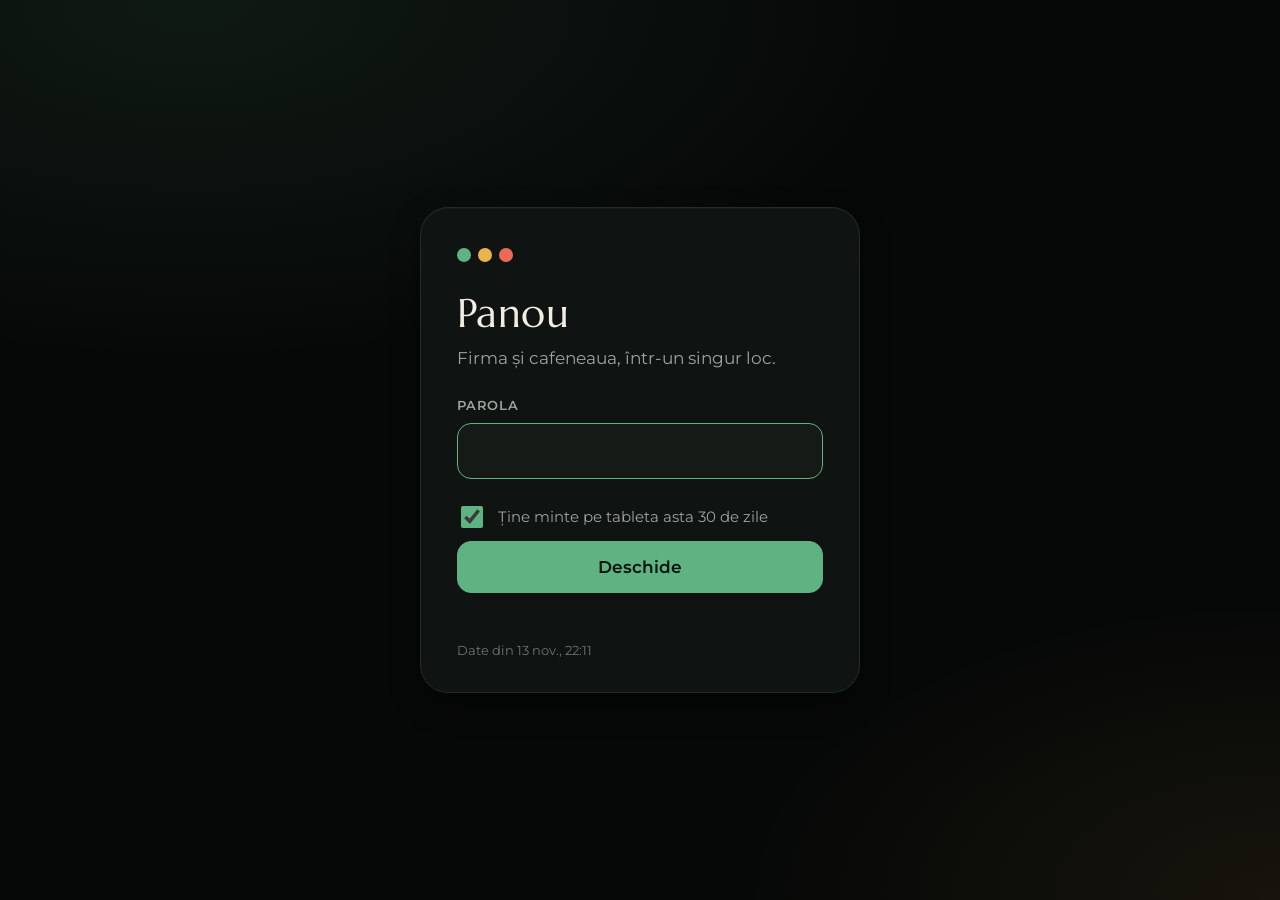
<file: index.html>
<!doctype html>
<html lang="ro" data-theme="dark">
<head>
<meta charset="utf-8">
<meta name="viewport" content="width=device-width, initial-scale=1, viewport-fit=cover">
<meta name="theme-color" content="#060807">
<meta name="robots" content="noindex, nofollow">
<title>Panou</title>
<link rel="manifest" href="manifest.webmanifest">
<link rel="icon" href="icons/icon-192.png">
<link rel="apple-touch-icon" href="icons/icon-192.png">
<link rel="preconnect" href="https://fonts.googleapis.com">
<link rel="preconnect" href="https://fonts.gstatic.com" crossorigin>
<link rel="stylesheet" href="https://fonts.googleapis.com/css2?family=Marcellus&family=Montserrat:wght@400;500;600;700&display=swap">
<link rel="stylesheet" href="app.css">
</head>
<body>
<div id="app"></div>
<noscript>Panoul are nevoie de JavaScript.</noscript>
<script type="module" src="app.js"></script>
</body>
</html>
</file>
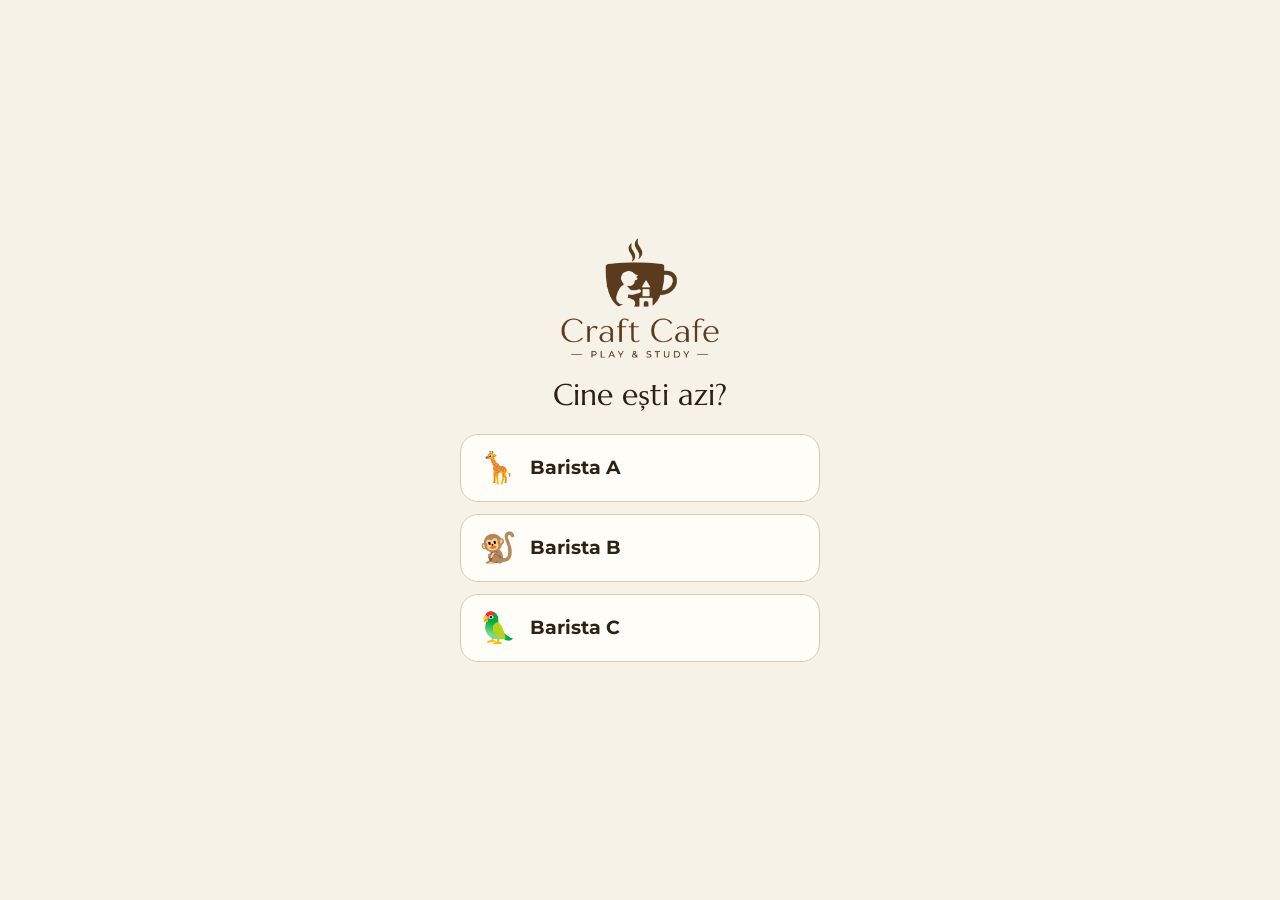
<file: tura/index.html>
<!doctype html>
<html lang="ro">
<head>
<meta charset="utf-8">
<meta name="viewport" content="width=device-width, initial-scale=1, viewport-fit=cover">
<meta name="theme-color" content="#F7F2E7">
<meta name="robots" content="noindex, nofollow">
<title>Tura · Craft Cafe</title>
<link rel="manifest" href="manifest.webmanifest">
<link rel="icon" href="icons/icon-192.png">
<link rel="apple-touch-icon" href="icons/icon-192.png">
<link rel="preconnect" href="https://fonts.googleapis.com">
<link rel="preconnect" href="https://fonts.gstatic.com" crossorigin>
<link rel="stylesheet" href="https://fonts.googleapis.com/css2?family=Marcellus&family=Montserrat:wght@400;600;700;800&display=swap">
<link rel="stylesheet" href="tura.css">
</head>
<body>
<div id="app"></div>
<script src="tura.js"></script>
</body>
</html>
</file>
<file: app.css>
/* Panou · tableta (orizontal 1480x924, vertical 924x1480) */
:root{
  --bg:#060807; --surface:#0F1311; --surface2:#151A17; --raise:#1B211D; --line:#232B26; --line2:#2E3832;
  --ink:#F2EDE2; --muted:#9BA59D; --faint:#6C766F;
  --green:#5FB383; --green-bg:rgba(95,179,131,.12); --yellow:#E9B44A; --yellow-bg:rgba(233,180,74,.12);
  --red:#EC6A55; --red-bg:rgba(236,106,85,.13); --gray:#87918A; --gray-bg:rgba(135,145,138,.12);
  --blue:#7FB6D9; --accent:#E9B44A; --jungle:#2F6B47;
  --display:'Marcellus',Georgia,serif; --body:'Montserrat','Segoe UI',system-ui,sans-serif;
  --r:18px; --r-sm:12px; --shadow:0 1px 0 rgba(255,255,255,.03) inset, 0 12px 30px rgba(0,0,0,.35);
  color-scheme:dark;
}
:root[data-theme="light"]{
  --bg:#F5EFE3; --surface:#FFFDF8; --surface2:#FBF6EC; --raise:#FFFFFF; --line:#E6DCC8; --line2:#D8CBB2;
  --ink:#2B2117; --muted:#6E5D4A; --faint:#9A8A72;
  --green:#2F6B47; --green-bg:rgba(47,107,71,.10); --yellow:#B07A0E; --yellow-bg:rgba(233,168,43,.16);
  --red:#B5402A; --red-bg:rgba(181,80,42,.11); --gray:#7A6E5E; --gray-bg:rgba(122,110,94,.10);
  --blue:#2E6E96; --accent:#B07A0E;
  --shadow:0 1px 2px rgba(60,40,10,.06), 0 10px 24px rgba(60,40,10,.07);
  color-scheme:light;
}
*{box-sizing:border-box}
html,body{margin:0;height:100%;background:var(--bg);color:var(--ink);font-family:var(--body);font-size:17px;line-height:1.45;-webkit-font-smoothing:antialiased;-webkit-tap-highlight-color:transparent}
button,input,select,textarea{font:inherit;color:inherit}
button{cursor:pointer}
.num{font-variant-numeric:tabular-nums}
.sr{position:absolute;width:1px;height:1px;overflow:hidden;clip:rect(0 0 0 0)}

/* ---------- lock */
.lock{min-height:100dvh;display:grid;place-items:center;padding:24px;
  background:radial-gradient(1200px 600px at 15% 0%,rgba(95,179,131,.10),transparent 60%),radial-gradient(900px 500px at 100% 100%,rgba(233,180,74,.07),transparent 60%),var(--bg)}
.lock-card{width:min(440px,100%);background:var(--surface);border:1px solid var(--line);border-radius:28px;padding:40px 36px 32px;box-shadow:var(--shadow)}
.mark{display:flex;gap:7px;align-items:center}
.mark i{width:14px;height:14px;border-radius:50%;display:block}
.mark i:nth-child(1){background:var(--green)} .mark i:nth-child(2){background:var(--yellow)} .mark i:nth-child(3){background:var(--red)}
.lock h1{font-family:var(--display);font-weight:400;font-size:40px;margin:22px 0 4px;letter-spacing:.01em}
.lock p{margin:0 0 26px;color:var(--muted)}
.field{display:block;margin-bottom:14px}
.field span{display:block;font-size:13px;font-weight:600;letter-spacing:.06em;text-transform:uppercase;color:var(--muted);margin-bottom:8px}
.input{width:100%;min-height:56px;padding:0 18px;border-radius:14px;border:1px solid var(--line2);background:var(--surface2);font-size:19px;outline:none;transition:border-color .15s}
.input:focus{border-color:var(--green)}
.check{display:flex;gap:12px;align-items:center;min-height:48px;color:var(--muted);font-size:15px}
.check input{width:22px;height:22px;accent-color:var(--green)}
.btn{min-height:52px;padding:0 22px;border-radius:14px;border:1px solid var(--line2);background:var(--raise);font-weight:600;display:inline-flex;align-items:center;justify-content:center;gap:10px;transition:transform .12s,background .15s,border-color .15s}
.btn:active{transform:scale(.98)}
.btn.primary{background:var(--green);border-color:var(--green);color:#06120B}
:root[data-theme="light"] .btn.primary{color:#fff}
.btn.ghost{background:transparent}
.btn.full{width:100%}
.btn[disabled]{opacity:.5;cursor:default}
.err{color:var(--red);font-size:15px;min-height:22px;margin:10px 0 0}
.lock .meta{margin-top:22px;font-size:13px;color:var(--faint);display:flex;justify-content:space-between;gap:12px}

/* ---------- shell */
.shell{display:grid;grid-template-columns:96px 1fr;min-height:100dvh}
.rail{position:sticky;top:0;height:100dvh;display:flex;flex-direction:column;align-items:center;gap:6px;padding:22px 10px;border-right:1px solid var(--line);background:var(--surface)}
.rail .mark{margin-bottom:18px}
.rail .mark i{width:10px;height:10px}
.nav{width:76px;min-height:68px;border-radius:16px;border:0;background:transparent;color:var(--muted);display:flex;flex-direction:column;align-items:center;justify-content:center;gap:5px;font-size:12px;font-weight:600;position:relative;transition:background .15s,color .15s}
.nav svg{width:26px;height:26px}
.nav.on{background:var(--raise);color:var(--ink)}
.nav.on::before{content:"";position:absolute;left:-10px;top:18px;bottom:18px;width:3px;border-radius:3px;background:var(--green)}
.nav .dot{position:absolute;top:10px;right:16px;width:9px;height:9px;border-radius:50%;border:2px solid var(--surface)}
.rail .spacer{flex:1}
main{padding:30px 36px 60px;min-width:0}
.screen{animation:fade .22s ease-out}
@keyframes fade{from{opacity:0;transform:translateY(6px)}to{opacity:1;transform:none}}
@media (prefers-reduced-motion:reduce){.screen{animation:none}*{transition:none!important}}

/* ---------- header */
.eyebrow{font-size:13px;font-weight:700;letter-spacing:.14em;text-transform:uppercase;color:var(--muted)}
.verdict{font-family:var(--display);font-weight:400;font-size:clamp(34px,3.4vw,50px);line-height:1.08;margin:8px 0 14px;text-wrap:balance}
.verdict em{font-style:normal;color:var(--yellow)}
.verdict em.r{color:var(--red)} .verdict em.g{color:var(--green)}
.srcs{display:flex;flex-wrap:wrap;gap:8px;align-items:center;color:var(--muted);font-size:14px}
.chip{display:inline-flex;align-items:center;gap:8px;min-height:34px;padding:0 13px;border-radius:999px;border:1px solid var(--line);background:var(--surface);font-size:13.5px;color:var(--muted);white-space:nowrap}
button.chip{cursor:pointer}
.chip i{width:8px;height:8px;border-radius:50%;background:var(--gray)}
.chip.ok i{background:var(--green)} .chip.vechi i{background:var(--yellow)} .chip.indisponibil i,.chip.neconfigurat i{background:var(--gray)}
h2.sec{font-family:var(--display);font-weight:400;font-size:28px;margin:36px 0 14px;display:flex;align-items:baseline;gap:14px}
h2.sec small{font-family:var(--body);font-size:14px;color:var(--muted)}
.page-h{display:flex;align-items:flex-end;justify-content:space-between;gap:20px;flex-wrap:wrap}
.page-h h1{font-family:var(--display);font-weight:400;font-size:44px;margin:6px 0 0}

/* ---------- lights */
.lights{display:grid;grid-template-columns:repeat(3,1fr);gap:18px;margin-top:26px}
.light{position:relative;text-align:left;border:1px solid var(--line);border-radius:var(--r);background:var(--surface);padding:22px 22px 20px;box-shadow:var(--shadow);overflow:hidden;display:flex;flex-direction:column;gap:14px;min-height:220px;transition:transform .15s,border-color .15s}
.light:active{transform:scale(.99)}
.light::after{content:"";position:absolute;inset:0 0 auto 0;height:3px;background:var(--c)}
.light .glow{position:absolute;right:-60px;top:-60px;width:200px;height:200px;border-radius:50%;background:var(--c);opacity:.08;filter:blur(20px)}
.light h3{margin:0;font-family:var(--display);font-weight:400;font-size:30px}
.lv{display:inline-flex;align-items:center;gap:9px;font-size:13px;font-weight:700;letter-spacing:.08em;text-transform:uppercase;color:var(--c)}
.lv i{width:12px;height:12px;border-radius:50%;background:var(--c);box-shadow:0 0 0 5px color-mix(in srgb,var(--c) 18%,transparent)}
.kpis{display:grid;grid-template-columns:1fr 1fr;gap:14px;margin-top:auto}
.kpi .l{font-size:12.5px;color:var(--muted);font-weight:600;line-height:1.25}
.kpi .v{font-size:27px;font-weight:700;letter-spacing:-.01em;margin-top:4px;line-height:1.1}
.kpi .v small{font-size:14px;font-weight:600;color:var(--muted);margin-left:4px}
.kpi .v.t{font-size:19px}
.kpi .n{font-size:12.5px;color:var(--faint);margin-top:3px}
.c-rosu{--c:var(--red)} .c-galben{--c:var(--yellow)} .c-verde{--c:var(--green)} .c-gri{--c:var(--gray)} .c-asteapta{--c:var(--blue)} .c-info{--c:var(--blue)}

/* ---------- layout */
.cols{display:grid;grid-template-columns:minmax(0,1.75fr) minmax(0,1fr);gap:26px;align-items:start}
.stack{display:flex;flex-direction:column;gap:14px}
.card{border:1px solid var(--line);border-radius:var(--r);background:var(--surface);padding:20px 22px;box-shadow:var(--shadow)}
.card h4{margin:0 0 12px;font-size:13px;font-weight:700;letter-spacing:.1em;text-transform:uppercase;color:var(--muted)}
.grid2{display:grid;grid-template-columns:repeat(2,minmax(0,1fr));gap:16px}
.grid3{display:grid;grid-template-columns:repeat(3,minmax(0,1fr));gap:16px}

/* ---------- actions */
.act{position:relative;border:1px solid var(--line);border-radius:var(--r);background:var(--surface);padding:20px 22px 18px 26px;box-shadow:var(--shadow);overflow:hidden}
.act::before{content:"";position:absolute;left:0;top:0;bottom:0;width:5px;background:var(--c)}
.act .top{display:flex;align-items:center;gap:10px;flex-wrap:wrap}
.tag{display:inline-flex;align-items:center;gap:7px;height:26px;padding:0 10px;border-radius:8px;font-size:12px;font-weight:700;letter-spacing:.06em;text-transform:uppercase;background:color-mix(in srgb,var(--c) 14%,transparent);color:var(--c)}
.tag.area{--c:var(--muted);background:var(--surface2)}
.act h3{margin:10px 0 6px;font-size:21px;font-weight:700;line-height:1.25}
.act .why{color:var(--muted);margin:0}
.act .step{margin:14px 0 0;padding:12px 14px;border-radius:12px;background:var(--surface2);border:1px dashed var(--line2);font-size:16px}
.act .step b{display:block;font-size:12px;letter-spacing:.1em;text-transform:uppercase;color:var(--c);margin-bottom:3px}
.act .bottom{display:flex;align-items:flex-end;justify-content:space-between;gap:16px;margin-top:14px;flex-wrap:wrap}
.act .amt{font-size:28px;font-weight:700;line-height:1}
.act .amt small{font-size:14px;color:var(--muted);font-weight:600;margin-left:4px}
.act .due{font-size:14px;color:var(--muted);margin-top:6px}
.act .due.late{color:var(--red);font-weight:600}
.act .src{font-size:12.5px;color:var(--faint);margin-top:10px}
.act .btns{display:flex;gap:10px}
.act .btns .btn{min-height:48px}
.act.done{opacity:.72}
.empty{border:1px dashed var(--line2);border-radius:var(--r);padding:28px;text-align:center;color:var(--muted)}
.empty b{display:block;color:var(--ink);font-size:20px;margin-bottom:4px}

/* ---------- lists */
.rows{display:flex;flex-direction:column}
.row{display:flex;align-items:center;gap:14px;padding:13px 0;border-bottom:1px solid var(--line);min-height:56px}
.row:last-child{border-bottom:0}
.row .grow{flex:1;min-width:0}
.row .t{font-weight:600}
.row .s{font-size:14px;color:var(--muted)}
.row .r{text-align:right;font-weight:700}
.datebox{width:58px;flex:0 0 58px;text-align:center;border-radius:12px;background:var(--surface2);padding:6px 0;line-height:1.05}
.datebox b{display:block;font-size:22px}
.datebox span{font-size:11.5px;text-transform:uppercase;letter-spacing:.08em;color:var(--muted);font-weight:700}
.dot{width:11px;height:11px;border-radius:50%;background:var(--c);flex:0 0 11px}
.badge{font-size:11.5px;font-weight:700;letter-spacing:.06em;text-transform:uppercase;padding:3px 8px;border-radius:7px;background:var(--surface2);color:var(--muted)}
.shift{display:flex;align-items:center;gap:14px;padding:12px 0;border-bottom:1px solid var(--line)}
.shift:last-child{border-bottom:0}
.av{width:44px;height:44px;border-radius:50%;display:grid;place-items:center;font-size:22px;background:var(--surface2);flex:0 0 44px}

/* ---------- bani */
.acct .bal{font-size:32px;font-weight:700;margin:8px 0 2px;line-height:1.1}
.acct .bal small{font-size:15px;color:var(--muted);margin-left:5px}
.age{display:inline-flex;gap:6px;align-items:center;font-size:13px;color:var(--c);font-weight:600}

/* ---------- chart */
.chart{width:100%;height:auto;display:block}
.chart text{fill:var(--muted);font-size:12px;font-family:var(--body)}

/* ---------- forms */
.form{display:grid;grid-template-columns:repeat(2,minmax(0,1fr));gap:12px 16px}
.form .wide{grid-column:1/-1}
.form label span{display:block;font-size:12.5px;font-weight:700;letter-spacing:.06em;text-transform:uppercase;color:var(--muted);margin:0 0 6px}
.form .input,.form select,.form textarea{width:100%;min-height:52px;border-radius:12px;border:1px solid var(--line2);background:var(--surface2);padding:0 14px;font-size:17px;outline:none}
.form textarea{padding:12px 14px;min-height:84px;resize:vertical}
.note{border-radius:14px;padding:14px 16px;background:var(--surface2);border:1px solid var(--line);color:var(--muted);font-size:15px}
.note b{color:var(--ink)}
.setup{border:1px solid color-mix(in srgb,var(--yellow) 40%,var(--line));background:var(--yellow-bg);border-radius:var(--r);padding:20px 22px}
.setup h3{margin:0 0 6px;font-size:20px}
.setup p{margin:0;color:var(--muted)}
.toast{position:fixed;left:50%;bottom:28px;transform:translateX(-50%);background:var(--raise);border:1px solid var(--line2);border-radius:14px;padding:14px 20px;box-shadow:var(--shadow);z-index:20;font-weight:600}
.stale{display:flex;gap:12px;align-items:center;border-radius:14px;padding:12px 16px;margin-bottom:18px;background:var(--yellow-bg);color:var(--ink);border:1px solid color-mix(in srgb,var(--yellow) 35%,transparent);font-size:15px}
.pop{position:fixed;inset:0;background:rgba(0,0,0,.45);display:grid;place-items:center;z-index:30;padding:24px}
.pop .card{max-width:560px;width:100%}

/* ---------- vertical tablet / narrow */
@media (max-width:1100px){
  .cols{grid-template-columns:1fr}
  .lights{grid-template-columns:1fr}
  .light{min-height:0}
  .grid3{grid-template-columns:repeat(2,minmax(0,1fr))}
}
@media (max-width:700px){
  .shell{grid-template-columns:1fr}
  .rail{position:fixed;bottom:0;top:auto;height:auto;width:100%;flex-direction:row;justify-content:space-around;padding:6px;border-right:0;border-top:1px solid var(--line);z-index:10}
  .rail .mark,.rail .spacer{display:none}
  .nav{width:auto;flex:1;min-height:60px}
  .nav.on::before{display:none}
  main{padding:22px 16px 100px}
  .grid2,.grid3,.form{grid-template-columns:1fr}
}
</file>
<file: tura/tura.css>
/* Tura · Craft Cafe Play & Study (telefon) */
:root{
  --bg:#F7F2E7; --card:#FFFDF8; --ink:#2B2117; --muted:#6E5D4A; --faint:#A08F76; --line:#E6DCC8; --line2:#D9CCB3;
  --jungle:#2F6B47; --jungle-d:#24563A; --jungle-soft:#E2EEE4; --sun:#E9A82B; --sun-soft:#FCEFD2; --clay:#B5502A; --clay-soft:#F6E0D6; --brown:#5A3B1E;
  --display:'Marcellus',Georgia,serif; --body:'Montserrat','Segoe UI',system-ui,sans-serif;
  color-scheme:light;
}
*{box-sizing:border-box}
html,body{margin:0;background:var(--bg);color:var(--ink);font-family:var(--body);font-size:16px;line-height:1.4;-webkit-tap-highlight-color:transparent;-webkit-font-smoothing:antialiased}
button,input,select,textarea{font:inherit;color:inherit}
button{cursor:pointer}
.num{font-variant-numeric:tabular-nums}
.wrap{max-width:560px;margin:0 auto;padding:16px 16px 110px}
.logo{display:block;height:58px;width:auto}
.top{display:flex;align-items:center;gap:14px;padding:6px 0 14px}
.top .t{flex:1;min-width:0}
.top h1{font-family:var(--display);font-weight:400;font-size:27px;margin:0;line-height:1.1}
.pill{display:inline-flex;align-items:center;gap:7px;padding:5px 11px;border-radius:999px;background:var(--jungle-soft);color:var(--jungle-d);font-size:13px;font-weight:700;margin-top:6px}
.ring{width:62px;height:62px;flex:0 0 62px;position:relative}
.ring svg{transform:rotate(-90deg)}
.ring b{position:absolute;inset:0;display:grid;place-items:center;font-size:14px;font-weight:800;color:var(--jungle-d)}
.demo{background:var(--sun-soft);border:1px solid #EAD3A0;border-radius:14px;padding:10px 14px;font-size:14px;margin-bottom:14px;color:var(--brown)}
.card{background:var(--card);border:1px solid var(--line);border-radius:18px;margin-bottom:14px;overflow:hidden}
.card>h2{margin:0;display:flex;align-items:center;gap:10px;background:var(--jungle);color:#fff;padding:12px 16px;font-size:17px;font-weight:700}
.card>h2 .e{font-size:20px}
.card>h2 small{margin-left:auto;font-weight:600;font-size:12.5px;opacity:.9}
.card .sub{padding:8px 16px 0;font-size:12.5px;color:var(--muted)}
.grp{padding:6px 16px 4px}
.grp h3{margin:10px 0 2px;font-size:12px;letter-spacing:.1em;text-transform:uppercase;color:var(--jungle)}
.item{display:flex;gap:14px;align-items:flex-start;width:100%;text-align:left;background:none;border:0;border-bottom:1px dotted #EADFCB;padding:13px 0;min-height:56px}
.item:last-child{border-bottom:0}
.box{flex:0 0 30px;height:30px;border-radius:9px;border:2px solid var(--brown);display:grid;place-items:center;background:#fff;transition:background .15s,border-color .15s,transform .12s}
.item.on .box{background:var(--jungle);border-color:var(--jungle);transform:scale(1.05)}
.box svg{opacity:0;transition:opacity .15s}
.item.on .box svg{opacity:1}
.item .txt{flex:1;padding-top:3px}
.item.on .txt{color:var(--muted)}
.item .who{display:block;font-size:12px;color:var(--faint);margin-top:2px}
.rounds{padding:8px 16px 14px}
.rrow{padding:10px 0;border-bottom:1px dotted #EADFCB}
.rrow:last-child{border-bottom:0}
.rrow .l{font-size:14.5px;margin-bottom:8px}
.hours{display:flex;gap:8px;flex-wrap:wrap}
.hour{min-width:64px;min-height:44px;border-radius:12px;border:1.5px solid var(--line2);background:#fff;font-weight:700;font-size:14px}
.hour.on{background:var(--jungle);color:#fff;border-color:var(--jungle)}
.rules{padding:4px 16px 14px;font-size:13px;color:var(--muted)}
.btn{min-height:54px;padding:0 20px;border-radius:15px;border:1.5px solid var(--line2);background:var(--card);font-weight:700;font-size:16px;display:inline-flex;align-items:center;justify-content:center;gap:8px}
.btn.primary{background:var(--jungle);border-color:var(--jungle);color:#fff}
.btn.full{width:100%}
.btn[disabled]{opacity:.5}
.tabs{position:fixed;left:0;right:0;bottom:0;background:var(--card);border-top:1px solid var(--line);display:flex;justify-content:center;padding:6px 8px calc(6px + env(safe-area-inset-bottom));z-index:5}
.tabs .in{display:flex;max-width:560px;width:100%}
.tab{flex:1;border:0;background:none;min-height:58px;border-radius:14px;display:flex;flex-direction:column;align-items:center;justify-content:center;gap:3px;font-size:12px;font-weight:700;color:var(--muted);position:relative}
.tab .e{font-size:22px;filter:grayscale(1);opacity:.7}
.tab.on{color:var(--jungle-d);background:var(--jungle-soft)}
.tab.on .e{filter:none;opacity:1}
.tab .n{position:absolute;top:6px;right:calc(50% - 26px);background:var(--clay);color:#fff;border-radius:999px;font-size:11px;min-width:19px;height:19px;display:grid;place-items:center;padding:0 5px}
/* login */
.login{min-height:100dvh;display:flex;flex-direction:column;align-items:center;justify-content:center;padding:24px;text-align:center}
.login .logo{height:120px;margin-bottom:10px}
.login h1{font-family:var(--display);font-weight:400;font-size:30px;margin:6px 0 18px}
.names{display:grid;gap:12px;width:min(360px,100%)}
.name{min-height:68px;border-radius:18px;border:1.5px solid var(--line2);background:var(--card);font-size:19px;font-weight:700;display:flex;align-items:center;gap:14px;padding:0 18px}
.name .e{font-size:30px}
.pinrow{display:flex;gap:12px;justify-content:center;margin:8px 0 18px}
.pinrow i{width:18px;height:18px;border-radius:50%;border:2px solid var(--brown)}
.pinrow i.f{background:var(--brown)}
.pad{display:grid;grid-template-columns:repeat(3,84px);gap:12px;justify-content:center}
.pad button{height:72px;border-radius:50%;border:1.5px solid var(--line2);background:var(--card);font-size:26px;font-weight:600}
.pad button.ghost{border:0;background:none;font-size:15px}
.err{color:var(--clay);min-height:22px;font-weight:600;margin-top:12px}
/* raport */
.f{padding:8px 16px 14px}
.fr{display:flex;align-items:center;gap:12px;padding:10px 0;border-bottom:1px dotted #EADFCB}
.fr:last-child{border-bottom:0}
.fr label{flex:1;font-size:15px}
.fr label small{display:block;color:var(--faint);font-size:12px}
.fr input{width:130px;min-height:48px;border-radius:12px;border:1.5px solid var(--line2);background:#fff;padding:0 12px;font-size:18px;text-align:right}
.calc{display:flex;justify-content:space-between;align-items:center;padding:12px 14px;border-radius:12px;margin:8px 0;font-weight:700}
.calc.ok{background:var(--jungle-soft);color:var(--jungle-d)}
.calc.bad{background:var(--clay-soft);color:var(--clay)}
.bn{display:grid;grid-template-columns:repeat(3,1fr);gap:8px}
.bn div{border:1.5px solid var(--line);border-radius:12px;padding:8px;text-align:center}
.bn b{display:block;font-size:13px;color:var(--muted)}
.bn .ctl{display:flex;align-items:center;justify-content:space-between;margin-top:4px}
.bn .ctl button{width:36px;height:36px;border-radius:10px;border:1.5px solid var(--line2);background:#fff;font-size:20px;font-weight:700}
.bn .ctl span{font-size:18px;font-weight:700}
.lines .ln{display:grid;grid-template-columns:1fr 84px 44px;gap:8px;margin-bottom:8px}
.lines .ln.c3{grid-template-columns:1fr 110px 44px}
.lines input,.lines select,textarea{min-height:48px;border-radius:12px;border:1.5px solid var(--line2);background:#fff;padding:0 10px;font-size:16px;width:100%}
textarea{padding:10px 12px;min-height:84px;resize:vertical}
.lines .x{border:0;background:var(--clay-soft);color:var(--clay);border-radius:12px;font-size:20px;font-weight:700}
.add{border:1.5px dashed var(--line2);background:none;border-radius:12px;min-height:46px;width:100%;color:var(--jungle-d);font-weight:700}
.photos{display:grid;grid-template-columns:1fr 1fr;gap:10px}
.ph{position:relative;border:2px dashed var(--line2);border-radius:14px;min-height:130px;display:grid;place-items:center;text-align:center;font-weight:700;color:var(--muted);overflow:hidden;background:#fff}
.ph img{position:absolute;inset:0;width:100%;height:100%;object-fit:cover}
.ph input{position:absolute;inset:0;opacity:0}
.ph.ok{border-style:solid;border-color:var(--jungle)}
.ph span{position:relative;z-index:1;background:rgba(255,253,248,.85);padding:4px 8px;border-radius:8px}
.chk{display:flex;gap:12px;align-items:center;min-height:48px;font-size:15px}
.chk input{width:24px;height:24px;accent-color:var(--jungle)}
.task{display:flex;gap:14px;align-items:flex-start;padding:14px 16px;border-bottom:1px dotted #EADFCB}
.task:last-child{border-bottom:0}
.empty{padding:22px 16px;text-align:center;color:var(--muted)}
.ev{padding:12px 16px;border-bottom:1px dotted #EADFCB}
.ev b{display:block}
.party{position:fixed;inset:0;display:grid;place-items:center;background:rgba(247,242,231,.92);z-index:20;text-align:center;padding:24px;animation:pop .25s ease-out}
.party .big{font-size:84px;animation:bounce 1s ease-in-out infinite}
.party h2{font-family:var(--display);font-weight:400;font-size:30px;margin:8px 0}
@keyframes pop{from{opacity:0;transform:scale(.96)}to{opacity:1;transform:none}}
@keyframes bounce{0%,100%{transform:translateY(0)}50%{transform:translateY(-10px)}}
@media (prefers-reduced-motion:reduce){.party,.party .big{animation:none}}
.toast{position:fixed;left:50%;bottom:90px;transform:translateX(-50%);background:var(--ink);color:#fff;border-radius:14px;padding:12px 18px;font-weight:600;z-index:30;max-width:90%}
</file>
